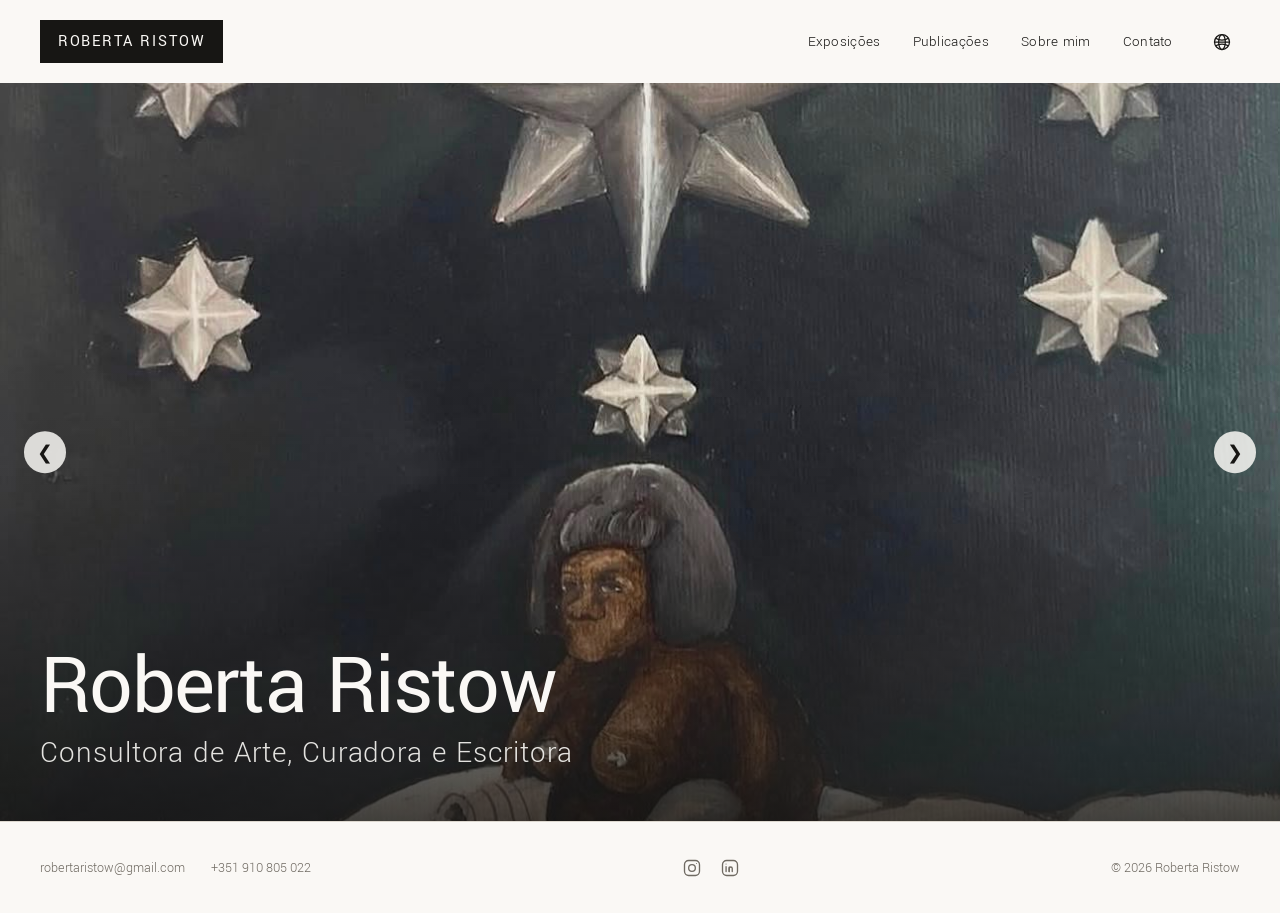
<file: index.html>
<!DOCTYPE html>
<html lang="pt">
<head>
<meta charset="UTF-8">
<meta name="viewport" content="width=device-width, initial-scale=1.0">
<title>Roberta Ristow — Consultora de Arte, Curadora e Escritora</title>
<link rel="stylesheet" href="css/style.css?v=5">
</head>
<body>
  <header class="site-header">
    <a class="logo-box" href="index.html">Roberta Ristow</a>
    <nav class="main-nav">
      <ul>
        <li><a href="exhibitions.html" data-i18n="nav.exhibitions">Exposições</a></li>
        <li><a href="publications.html" data-i18n="nav.publications">Publicações</a></li>
        <li><a href="about.html" data-i18n="nav.about">Sobre mim</a></li>
        <li><a href="contact.html" data-i18n="nav.contact">Contato</a></li>
      </ul>
      <div class="lang-switch">
        <button class="lang-toggle" aria-label="Change language" aria-haspopup="true" aria-expanded="false">
          <svg viewBox="0 0 24 24" fill="none" stroke="currentColor" stroke-width="1.5" stroke-linecap="round" stroke-linejoin="round">
            <circle cx="12" cy="12" r="9"/>
            <ellipse cx="12" cy="12" rx="4" ry="9"/>
            <line x1="3" y1="12" x2="21" y2="12"/>
            <path d="M4.5 7.5c1.9 1.3 4.7 2.1 7.5 2.1s5.6-.8 7.5-2.1"/>
            <path d="M4.5 16.5c1.9-1.3 4.7-2.1 7.5-2.1s5.6.8 7.5 2.1"/>
          </svg>
        </button>
        <ul class="lang-menu" hidden>
          <li><button data-lang="pt">Português</button></li>
          <li><button data-lang="en">English</button></li>
          <li><button data-lang="es">Español</button></li>
          <li><button data-lang="fr">Français</button></li>
        </ul>
      </div>
    </nav>
  </header>

  <main>
    <section class="hero">
      <div class="hero-slide active">
        <img src="images/header-1.jpg" alt="Roberta Ristow">
      </div>
      <div class="hero-slide">
        <img src="images/header-2.jpg" alt="Roberta Ristow">
      </div>
      <div class="hero-slide">
        <img src="images/header-3.jpg" alt="Roberta Ristow">
      </div>
      <div class="hero-overlay"></div>
      <div class="hero-text">
        <h1>Roberta Ristow</h1>
        <h2 data-i18n="home.h2">Consultora de Arte, Curadora e Escritora</h2>
      </div>
      <button class="hero-nav prev" aria-label="Previous slide">&#10094;</button>
      <button class="hero-nav next" aria-label="Next slide">&#10095;</button>
    </section>
  </main>

  <footer class="site-footer">
    <div class="footer-contacts">
      <a href="mailto:robertaristow@gmail.com">robertaristow@gmail.com</a>
      <a href="tel:+351910805022">+351 910 805 022</a>
    </div>
    <div class="footer-social">
      <a href="https://www.instagram.com/robertaristow/" target="_blank" rel="noopener" aria-label="Instagram">
        <svg viewBox="0 0 24 24" fill="none" stroke="currentColor" stroke-width="1.6" stroke-linecap="round" stroke-linejoin="round"><rect x="3" y="3" width="18" height="18" rx="5"/><circle cx="12" cy="12" r="4"/><circle cx="17.3" cy="6.7" r="0.6" fill="currentColor" stroke="none"/></svg>
      </a>
      <a href="https://www.linkedin.com/in/robertaristow/" target="_blank" rel="noopener" aria-label="LinkedIn">
        <svg viewBox="0 0 24 24" fill="none" stroke="currentColor" stroke-width="1.6" stroke-linecap="round" stroke-linejoin="round"><rect x="3" y="3" width="18" height="18" rx="5"/><line x1="7.3" y1="10.5" x2="7.3" y2="16.3"/><circle cx="7.3" cy="7.3" r="0.15" fill="currentColor" stroke="currentColor" stroke-width="1.4"/><path d="M11 16.3v-3.6c0-1.15.75-1.9 1.85-1.9s1.85.75 1.85 1.9v3.6"/><line x1="11" y1="10.9" x2="11" y2="16.3"/></svg>
      </a>
    </div>
    <div data-i18n="footer.copyright">© 2026 Roberta Ristow</div>
  </footer>

  <script src="js/i18n.js"></script>
  <script src="js/carousel.js"></script>
</body>
</html>
</file>
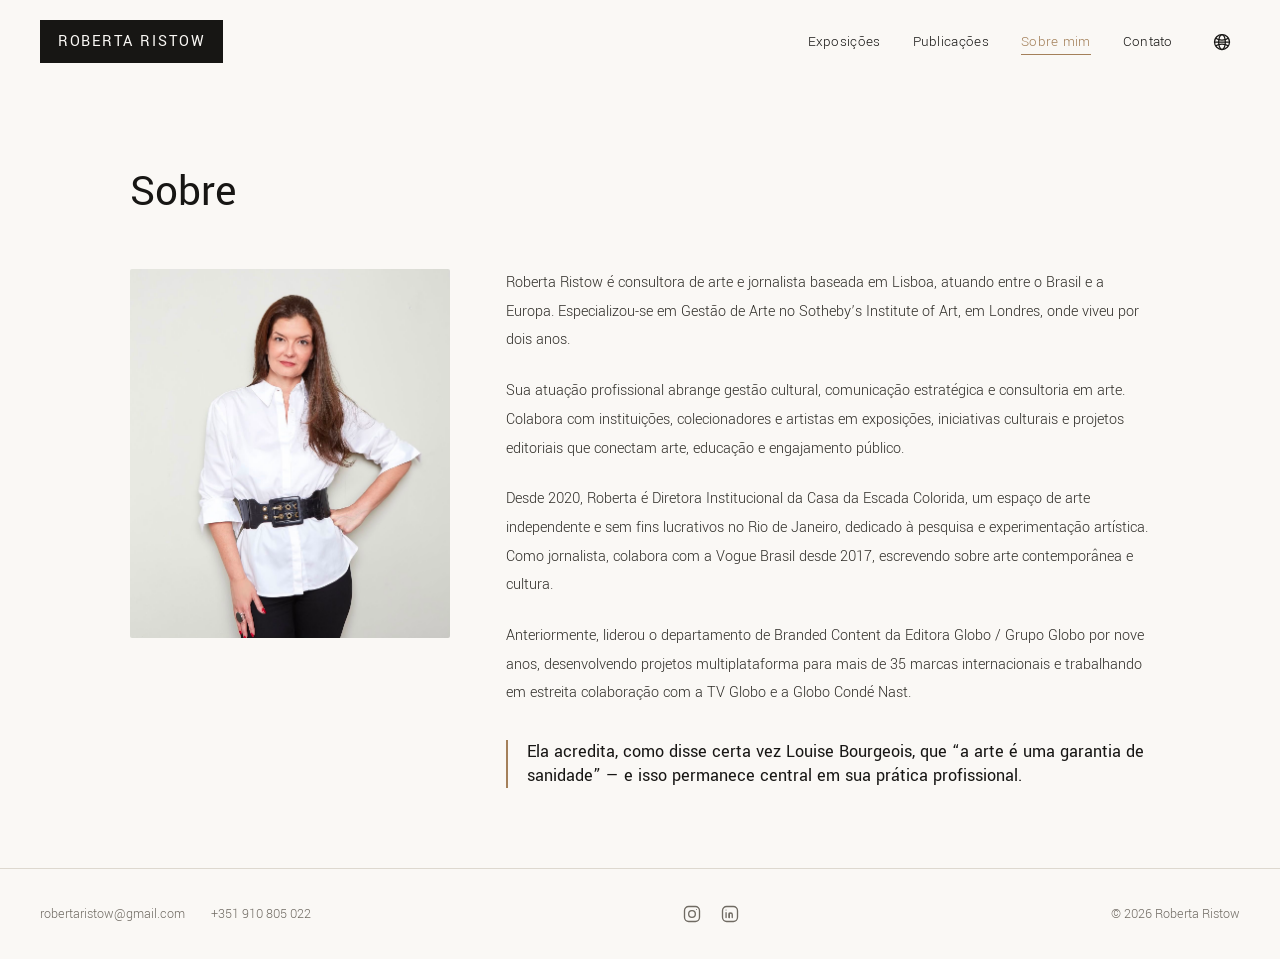
<file: about.html>
<!DOCTYPE html>
<html lang="pt">
<head>
<meta charset="UTF-8">
<meta name="viewport" content="width=device-width, initial-scale=1.0">
<title>Sobre — Roberta Ristow</title>
<link rel="stylesheet" href="css/style.css?v=5">
</head>
<body>
  <header class="site-header">
    <a class="logo-box" href="index.html">Roberta Ristow</a>
    <nav class="main-nav">
      <ul>
        <li><a href="exhibitions.html" data-i18n="nav.exhibitions">Exposições</a></li>
        <li><a href="publications.html" data-i18n="nav.publications">Publicações</a></li>
        <li><a href="about.html" class="active" data-i18n="nav.about">Sobre mim</a></li>
        <li><a href="contact.html" data-i18n="nav.contact">Contato</a></li>
      </ul>
      <div class="lang-switch">
        <button class="lang-toggle" aria-label="Change language" aria-haspopup="true" aria-expanded="false">
          <svg viewBox="0 0 24 24" fill="none" stroke="currentColor" stroke-width="1.5" stroke-linecap="round" stroke-linejoin="round">
            <circle cx="12" cy="12" r="9"/>
            <ellipse cx="12" cy="12" rx="4" ry="9"/>
            <line x1="3" y1="12" x2="21" y2="12"/>
            <path d="M4.5 7.5c1.9 1.3 4.7 2.1 7.5 2.1s5.6-.8 7.5-2.1"/>
            <path d="M4.5 16.5c1.9-1.3 4.7-2.1 7.5-2.1s5.6.8 7.5 2.1"/>
          </svg>
        </button>
        <ul class="lang-menu" hidden>
          <li><button data-lang="pt">Português</button></li>
          <li><button data-lang="en">English</button></li>
          <li><button data-lang="es">Español</button></li>
          <li><button data-lang="fr">Français</button></li>
        </ul>
      </div>
    </nav>
  </header>

  <main>
    <div class="page-header">
      <h1 data-i18n="about.title">Sobre</h1>
    </div>

    <section class="about-section">
      <div class="about-photo">
        <img src="images/about.jpg" alt="Roberta Ristow">
      </div>
      <div class="about-copy">
        <p data-i18n="about.p1">Roberta Ristow é consultora de arte e jornalista baseada em Lisboa, atuando entre o Brasil e a Europa. Especializou-se em Gestão de Arte no Sotheby’s Institute of Art, em Londres, onde viveu por dois anos.</p>
        <p data-i18n="about.p2">Sua atuação profissional abrange gestão cultural, comunicação estratégica e consultoria em arte. Colabora com instituições, colecionadores e artistas em exposições, iniciativas culturais e projetos editoriais que conectam arte, educação e engajamento público.</p>
        <p data-i18n="about.p3">Desde 2020, Roberta é Diretora Institucional da Casa da Escada Colorida, um espaço de arte independente e sem fins lucrativos no Rio de Janeiro, dedicado à pesquisa e experimentação artística. Como jornalista, colabora com a Vogue Brasil desde 2017, escrevendo sobre arte contemporânea e cultura.</p>
        <p data-i18n="about.p4">Anteriormente, liderou o departamento de Branded Content da Editora Globo / Grupo Globo por nove anos, desenvolvendo projetos multiplataforma para mais de 35 marcas internacionais e trabalhando em estreita colaboração com a TV Globo e a Globo Condé Nast.</p>
        <blockquote data-i18n="about.quote">Ela acredita, como disse certa vez Louise Bourgeois, que “a arte é uma garantia de sanidade” — e isso permanece central em sua prática profissional.</blockquote>
      </div>
    </section>
  </main>

  <footer class="site-footer">
    <div class="footer-contacts">
      <a href="mailto:robertaristow@gmail.com">robertaristow@gmail.com</a>
      <a href="tel:+351910805022">+351 910 805 022</a>
    </div>
    <div class="footer-social">
      <a href="https://www.instagram.com/robertaristow/" target="_blank" rel="noopener" aria-label="Instagram">
        <svg viewBox="0 0 24 24" fill="none" stroke="currentColor" stroke-width="1.6" stroke-linecap="round" stroke-linejoin="round"><rect x="3" y="3" width="18" height="18" rx="5"/><circle cx="12" cy="12" r="4"/><circle cx="17.3" cy="6.7" r="0.6" fill="currentColor" stroke="none"/></svg>
      </a>
      <a href="https://www.linkedin.com/in/robertaristow/" target="_blank" rel="noopener" aria-label="LinkedIn">
        <svg viewBox="0 0 24 24" fill="none" stroke="currentColor" stroke-width="1.6" stroke-linecap="round" stroke-linejoin="round"><rect x="3" y="3" width="18" height="18" rx="5"/><line x1="7.3" y1="10.5" x2="7.3" y2="16.3"/><circle cx="7.3" cy="7.3" r="0.15" fill="currentColor" stroke="currentColor" stroke-width="1.4"/><path d="M11 16.3v-3.6c0-1.15.75-1.9 1.85-1.9s1.85.75 1.85 1.9v3.6"/><line x1="11" y1="10.9" x2="11" y2="16.3"/></svg>
      </a>
    </div>
    <div data-i18n="footer.copyright">© 2026 Roberta Ristow</div>
  </footer>

  <script src="js/i18n.js"></script>
</body>
</html>
</file>
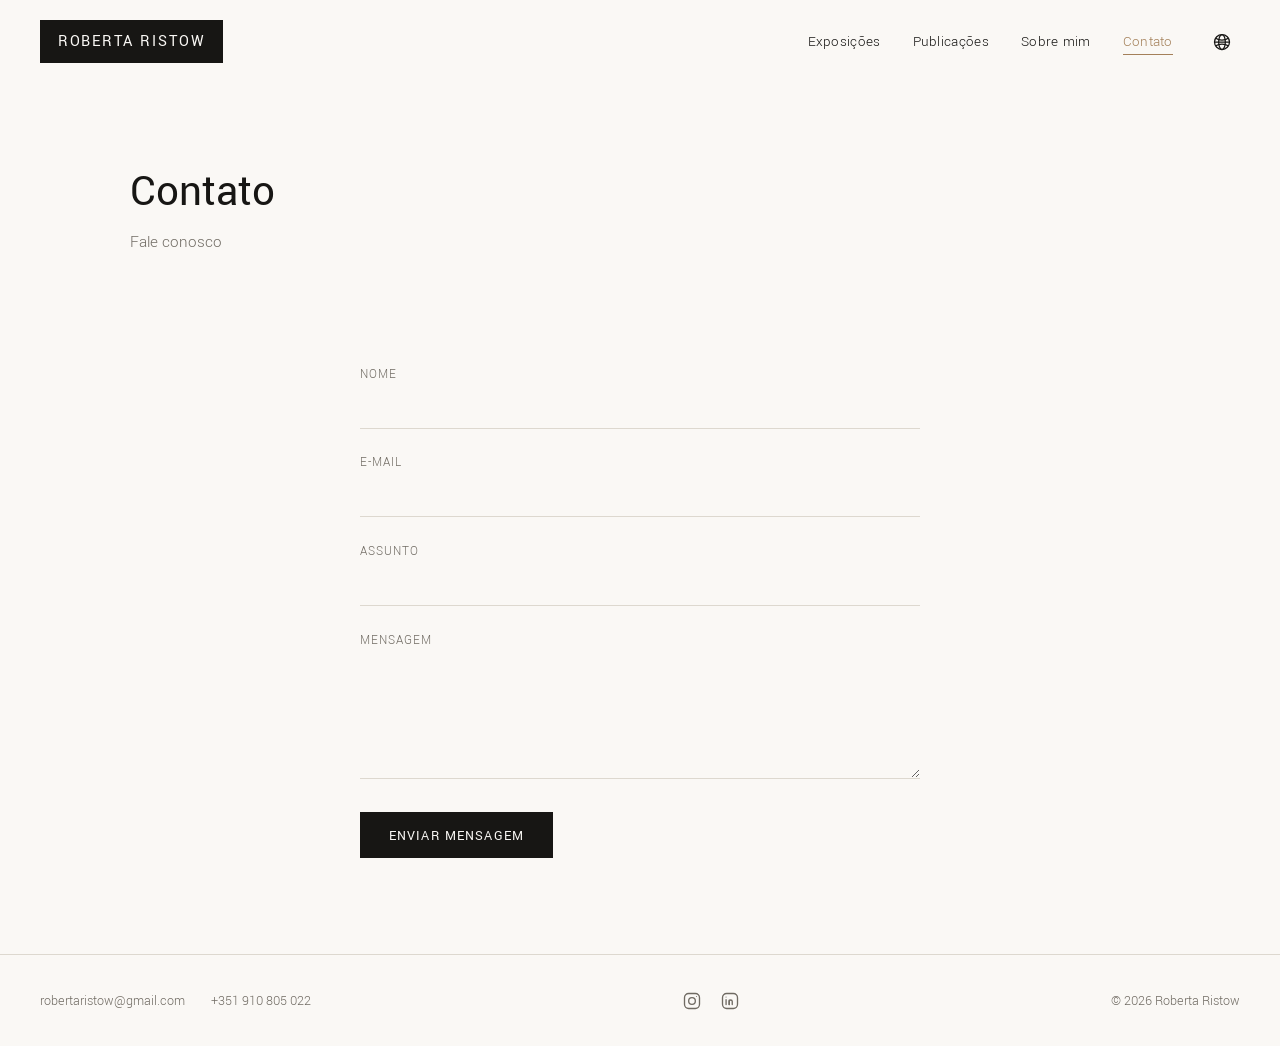
<file: contact.html>
<!DOCTYPE html>
<html lang="pt">
<head>
<meta charset="UTF-8">
<meta name="viewport" content="width=device-width, initial-scale=1.0">
<title>Contato — Roberta Ristow</title>
<link rel="stylesheet" href="css/style.css?v=5">
</head>
<body>
  <header class="site-header">
    <a class="logo-box" href="index.html">Roberta Ristow</a>
    <nav class="main-nav">
      <ul>
        <li><a href="exhibitions.html" data-i18n="nav.exhibitions">Exposições</a></li>
        <li><a href="publications.html" data-i18n="nav.publications">Publicações</a></li>
        <li><a href="about.html" data-i18n="nav.about">Sobre mim</a></li>
        <li><a href="contact.html" class="active" data-i18n="nav.contact">Contato</a></li>
      </ul>
      <div class="lang-switch">
        <button class="lang-toggle" aria-label="Change language" aria-haspopup="true" aria-expanded="false">
          <svg viewBox="0 0 24 24" fill="none" stroke="currentColor" stroke-width="1.5" stroke-linecap="round" stroke-linejoin="round">
            <circle cx="12" cy="12" r="9"/>
            <ellipse cx="12" cy="12" rx="4" ry="9"/>
            <line x1="3" y1="12" x2="21" y2="12"/>
            <path d="M4.5 7.5c1.9 1.3 4.7 2.1 7.5 2.1s5.6-.8 7.5-2.1"/>
            <path d="M4.5 16.5c1.9-1.3 4.7-2.1 7.5-2.1s5.6.8 7.5 2.1"/>
          </svg>
        </button>
        <ul class="lang-menu" hidden>
          <li><button data-lang="pt">Português</button></li>
          <li><button data-lang="en">English</button></li>
          <li><button data-lang="es">Español</button></li>
          <li><button data-lang="fr">Français</button></li>
        </ul>
      </div>
    </nav>
  </header>

  <main>
    <div class="page-header">
      <h1 data-i18n="contact.title">Contato</h1>
      <p data-i18n="contact.subtitle">Fale conosco</p>
    </div>

    <section class="contact-section">
      <p id="form-success" class="form-success" data-i18n="contact.form.success" hidden>Obrigada pela mensagem! Retornarei em breve.</p>

      <form id="contact-form" class="contact-form" action="https://formsubmit.co/robertaristow@gmail.com" method="POST">
        <input type="hidden" name="_subject" value="New message from robertaristow.com">
        <input type="hidden" name="_template" value="table">
        <input type="hidden" name="_next" value="https://gsbarbieri.github.io/robertaristow/contact.html?sent=1">
        <input type="text" name="_honey" style="display:none" tabindex="-1" autocomplete="off">

        <div class="form-field">
          <label for="name" data-i18n="contact.form.name">Nome</label>
          <input type="text" id="name" name="name" required>
        </div>
        <div class="form-field">
          <label for="email" data-i18n="contact.form.email">E-mail</label>
          <input type="email" id="email" name="email" required>
        </div>
        <div class="form-field">
          <label for="subject" data-i18n="contact.form.subject">Assunto</label>
          <input type="text" id="subject" name="subject">
        </div>
        <div class="form-field">
          <label for="message" data-i18n="contact.form.message">Mensagem</label>
          <textarea id="message" name="message" rows="5" required></textarea>
        </div>
        <button type="submit" class="form-submit" data-i18n="contact.form.send">Enviar mensagem</button>
      </form>
    </section>
  </main>

  <footer class="site-footer">
    <div class="footer-contacts">
      <a href="mailto:robertaristow@gmail.com">robertaristow@gmail.com</a>
      <a href="tel:+351910805022">+351 910 805 022</a>
    </div>
    <div class="footer-social">
      <a href="https://www.instagram.com/robertaristow/" target="_blank" rel="noopener" aria-label="Instagram">
        <svg viewBox="0 0 24 24" fill="none" stroke="currentColor" stroke-width="1.6" stroke-linecap="round" stroke-linejoin="round"><rect x="3" y="3" width="18" height="18" rx="5"/><circle cx="12" cy="12" r="4"/><circle cx="17.3" cy="6.7" r="0.6" fill="currentColor" stroke="none"/></svg>
      </a>
      <a href="https://www.linkedin.com/in/robertaristow/" target="_blank" rel="noopener" aria-label="LinkedIn">
        <svg viewBox="0 0 24 24" fill="none" stroke="currentColor" stroke-width="1.6" stroke-linecap="round" stroke-linejoin="round"><rect x="3" y="3" width="18" height="18" rx="5"/><line x1="7.3" y1="10.5" x2="7.3" y2="16.3"/><circle cx="7.3" cy="7.3" r="0.15" fill="currentColor" stroke="currentColor" stroke-width="1.4"/><path d="M11 16.3v-3.6c0-1.15.75-1.9 1.85-1.9s1.85.75 1.85 1.9v3.6"/><line x1="11" y1="10.9" x2="11" y2="16.3"/></svg>
      </a>
    </div>
    <div data-i18n="footer.copyright">© 2026 Roberta Ristow</div>
  </footer>

  <script src="js/i18n.js"></script>
</body>
</html>
</file>
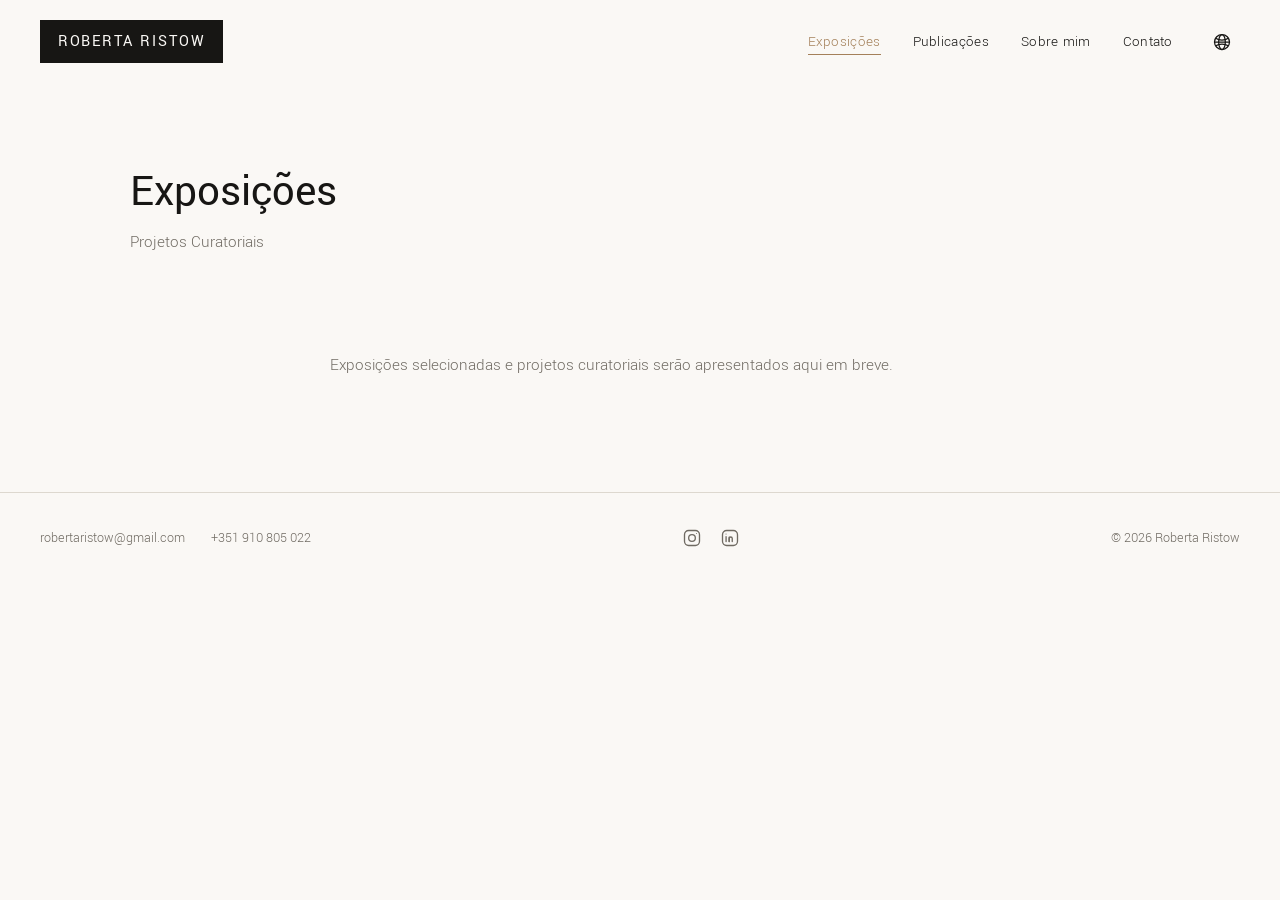
<file: exhibitions.html>
<!DOCTYPE html>
<html lang="pt">
<head>
<meta charset="UTF-8">
<meta name="viewport" content="width=device-width, initial-scale=1.0">
<title>Exposições — Roberta Ristow</title>
<link rel="stylesheet" href="css/style.css?v=5">
</head>
<body>
  <header class="site-header">
    <a class="logo-box" href="index.html">Roberta Ristow</a>
    <nav class="main-nav">
      <ul>
        <li><a href="exhibitions.html" class="active" data-i18n="nav.exhibitions">Exposições</a></li>
        <li><a href="publications.html" data-i18n="nav.publications">Publicações</a></li>
        <li><a href="about.html" data-i18n="nav.about">Sobre mim</a></li>
        <li><a href="contact.html" data-i18n="nav.contact">Contato</a></li>
      </ul>
      <div class="lang-switch">
        <button class="lang-toggle" aria-label="Change language" aria-haspopup="true" aria-expanded="false">
          <svg viewBox="0 0 24 24" fill="none" stroke="currentColor" stroke-width="1.5" stroke-linecap="round" stroke-linejoin="round">
            <circle cx="12" cy="12" r="9"/>
            <ellipse cx="12" cy="12" rx="4" ry="9"/>
            <line x1="3" y1="12" x2="21" y2="12"/>
            <path d="M4.5 7.5c1.9 1.3 4.7 2.1 7.5 2.1s5.6-.8 7.5-2.1"/>
            <path d="M4.5 16.5c1.9-1.3 4.7-2.1 7.5-2.1s5.6.8 7.5 2.1"/>
          </svg>
        </button>
        <ul class="lang-menu" hidden>
          <li><button data-lang="pt">Português</button></li>
          <li><button data-lang="en">English</button></li>
          <li><button data-lang="es">Español</button></li>
          <li><button data-lang="fr">Français</button></li>
        </ul>
      </div>
    </nav>
  </header>

  <main>
    <div class="page-header">
      <h1 data-i18n="exhibitions.title">Exposições</h1>
      <p data-i18n="exhibitions.subtitle">Projetos Curatoriais</p>
    </div>
    <section class="placeholder-section">
      <p data-i18n="exhibitions.body">Exposições selecionadas e projetos curatoriais serão apresentados aqui em breve.</p>
    </section>
  </main>

  <footer class="site-footer">
    <div class="footer-contacts">
      <a href="mailto:robertaristow@gmail.com">robertaristow@gmail.com</a>
      <a href="tel:+351910805022">+351 910 805 022</a>
    </div>
    <div class="footer-social">
      <a href="https://www.instagram.com/robertaristow/" target="_blank" rel="noopener" aria-label="Instagram">
        <svg viewBox="0 0 24 24" fill="none" stroke="currentColor" stroke-width="1.6" stroke-linecap="round" stroke-linejoin="round"><rect x="3" y="3" width="18" height="18" rx="5"/><circle cx="12" cy="12" r="4"/><circle cx="17.3" cy="6.7" r="0.6" fill="currentColor" stroke="none"/></svg>
      </a>
      <a href="https://www.linkedin.com/in/robertaristow/" target="_blank" rel="noopener" aria-label="LinkedIn">
        <svg viewBox="0 0 24 24" fill="none" stroke="currentColor" stroke-width="1.6" stroke-linecap="round" stroke-linejoin="round"><rect x="3" y="3" width="18" height="18" rx="5"/><line x1="7.3" y1="10.5" x2="7.3" y2="16.3"/><circle cx="7.3" cy="7.3" r="0.15" fill="currentColor" stroke="currentColor" stroke-width="1.4"/><path d="M11 16.3v-3.6c0-1.15.75-1.9 1.85-1.9s1.85.75 1.85 1.9v3.6"/><line x1="11" y1="10.9" x2="11" y2="16.3"/></svg>
      </a>
    </div>
    <div data-i18n="footer.copyright">© 2026 Roberta Ristow</div>
  </footer>

  <script src="js/i18n.js"></script>
</body>
</html>
</file>
<file: css/style.css>
@import url('https://fonts.googleapis.com/css2?family=Yantramanav:wght@300;400;500;700&display=swap');

:root {
  --ink: #171614;
  --paper: #faf8f5;
  --paper-dim: #f0ede7;
  --muted: #6f6a62;
  --line: #ddd8cf;
  --accent: #a4805a;
}

* {
  box-sizing: border-box;
}

html {
  scroll-behavior: smooth;
}

body {
  margin: 0;
  font-family: 'Yantramanav', sans-serif;
  background: var(--paper);
  color: var(--ink);
  font-weight: 300;
  -webkit-font-smoothing: antialiased;
}

h1, h2, h3 {
  font-family: 'Yantramanav', sans-serif;
  font-weight: 400;
  margin: 0;
}

a {
  color: inherit;
  text-decoration: none;
}

img {
  max-width: 100%;
  display: block;
}

/* Header */
.site-header {
  display: flex;
  align-items: center;
  justify-content: space-between;
  padding: 1.25rem 2.5rem;
  background: var(--paper);
  position: relative;
  z-index: 20;
  flex-wrap: wrap;
  gap: 1rem;
}

.logo-box {
  background: var(--ink);
  color: var(--paper);
  padding: 0.7rem 1.1rem;
  font-family: 'Yantramanav', sans-serif;
  font-weight: 400;
  font-size: 1rem;
  letter-spacing: 0.12em;
  text-transform: uppercase;
}

.main-nav {
  display: flex;
  align-items: center;
  gap: 2rem;
  flex-wrap: wrap;
}

.main-nav ul {
  list-style: none;
  display: flex;
  gap: 2rem;
  margin: 0;
  padding: 0;
}

.main-nav a {
  font-size: 0.95rem;
  letter-spacing: 0.02em;
  color: var(--ink);
  padding-bottom: 0.2rem;
  border-bottom: 1px solid transparent;
  transition: border-color 0.2s ease, color 0.2s ease;
}

.main-nav a:hover,
.main-nav a.active {
  border-color: var(--accent);
  color: var(--accent);
}

.lang-switch {
  position: relative;
}

.lang-toggle {
  display: flex;
  align-items: center;
  justify-content: center;
  width: 2.2rem;
  height: 2.2rem;
  padding: 0;
  background: none;
  border: 1px solid transparent;
  border-radius: 50%;
  color: var(--ink);
  cursor: pointer;
  transition: border-color 0.2s ease, color 0.2s ease;
}

.lang-toggle svg {
  width: 20px;
  height: 20px;
}

.lang-toggle:hover,
.lang-toggle[aria-expanded="true"] {
  border-color: var(--line);
  color: var(--accent);
}

.main-nav ul.lang-menu {
  display: block;
  position: absolute;
  top: calc(100% + 0.6rem);
  right: 0;
  min-width: 140px;
  margin: 0;
  padding: 0.4rem 0;
  list-style: none;
  background: var(--paper);
  border: 1px solid var(--line);
  box-shadow: 0 8px 24px rgba(23, 22, 20, 0.08);
  z-index: 30;
}

.lang-menu li {
  display: block;
}

.main-nav ul.lang-menu[hidden] {
  display: none;
}

.lang-menu button {
  display: block;
  width: 100%;
  text-align: left;
  padding: 0.5rem 1rem;
  background: none;
  border: none;
  font: inherit;
  font-size: 0.9rem;
  color: var(--ink);
  cursor: pointer;
}

.lang-menu button:hover {
  background: var(--paper-dim);
}

.lang-menu button.active {
  color: var(--accent);
  font-weight: 500;
}

/* Hero carousel */
.hero {
  position: relative;
  height: 82vh;
  min-height: 420px;
  overflow: hidden;
  background: var(--ink);
}

.hero-slide {
  position: absolute;
  inset: 0;
  opacity: 0;
  transition: opacity 1.1s ease;
}

.hero-slide.active {
  opacity: 1;
}

.hero-slide img {
  width: 100%;
  height: 100%;
  object-fit: cover;
}

.hero-overlay {
  position: absolute;
  inset: 0;
  background: linear-gradient(to top, rgba(10, 9, 8, 0.75) 0%, rgba(10, 9, 8, 0.05) 45%, rgba(10, 9, 8, 0) 65%);
}

.hero-text {
  position: absolute;
  left: 2.5rem;
  bottom: 3rem;
  color: var(--paper);
  z-index: 5;
}

.hero-text h1 {
  font-size: clamp(3.3rem, 7.5vw, 5.4rem);
  font-weight: 400;
  letter-spacing: -0.02em;
  line-height: 1;
}

.hero-text h2 {
  margin-top: 0.2rem;
  font-family: 'Yantramanav', sans-serif;
  font-weight: 300;
  font-size: clamp(1.5rem, 3vw, 1.95rem);
  letter-spacing: 0.03em;
  color: rgba(250, 248, 245, 0.9);
}

.hero-nav {
  position: absolute;
  top: 50%;
  transform: translateY(-50%);
  z-index: 10;
  background: rgba(250, 248, 245, 0.85);
  border: none;
  width: 2.6rem;
  height: 2.6rem;
  border-radius: 50%;
  font-size: 1.2rem;
  cursor: pointer;
  color: var(--ink);
}

.hero-nav.prev { left: 1.5rem; }
.hero-nav.next { right: 1.5rem; }
.hero-nav:hover { background: var(--paper); }

/* Page header (non-home pages) */
.page-header {
  padding: 5rem 2.5rem 2rem;
  max-width: 1100px;
  margin: 0 auto;
}

.page-header h1 {
  font-size: clamp(2rem, 4vw, 2.8rem);
}

.page-header p {
  color: var(--muted);
  margin-top: 0.6rem;
  font-size: 1.05rem;
}

main {
  min-height: 40vh;
}

/* About page */
.about-section {
  max-width: 1100px;
  margin: 0 auto;
  padding: 1rem 2.5rem 5rem;
  display: grid;
  grid-template-columns: minmax(0, 320px) 1fr;
  gap: 3.5rem;
  align-items: start;
}

.about-photo img {
  width: 100%;
  border-radius: 2px;
}

.about-copy p {
  line-height: 1.75;
  color: #2b2924;
  margin: 0 0 1.4rem;
  font-size: 1.02rem;
}

.about-copy blockquote {
  margin: 2rem 0 0;
  padding-left: 1.2rem;
  border-left: 2px solid var(--accent);
  font-family: 'Yantramanav', sans-serif;
  font-weight: 400;
  font-size: 1.15rem;
  color: var(--ink);
}

@media (max-width: 720px) {
  .about-section {
    grid-template-columns: 1fr;
  }
}

/* Publications */
.pub-grid {
  max-width: 1200px;
  margin: 0 auto;
  padding: 1rem 2.5rem 5rem;
  display: grid;
  grid-template-columns: repeat(auto-fill, minmax(260px, 1fr));
  gap: 2.5rem;
}

.pub-card {
  display: block;
}

.pub-thumb {
  aspect-ratio: 4 / 3;
  overflow: hidden;
  background: var(--paper-dim);
}

.pub-thumb img {
  width: 100%;
  height: 100%;
  object-fit: cover;
  transition: transform 0.4s ease;
}

.pub-card:hover .pub-thumb img {
  transform: scale(1.04);
}

.pub-meta {
  padding-top: 0.9rem;
}

.pub-source {
  font-size: 0.75rem;
  letter-spacing: 0.08em;
  text-transform: uppercase;
  color: var(--accent);
}

.pub-title {
  font-family: 'Yantramanav', sans-serif;
  font-weight: 400;
  font-size: 1.15rem;
  margin-top: 0.35rem;
  line-height: 1.35;
}

.pub-desc {
  color: var(--muted);
  font-size: 0.92rem;
  margin-top: 0.5rem;
  line-height: 1.5;
}

.pub-link {
  display: inline-block;
  margin-top: 0.7rem;
  font-size: 0.88rem;
  color: var(--accent);
  border-bottom: 1px solid transparent;
}

.pub-card:hover .pub-link {
  border-color: var(--accent);
}

/* Exhibitions placeholder */
.placeholder-section {
  max-width: 700px;
  margin: 0 auto;
  padding: 2rem 2.5rem 6rem;
  color: var(--muted);
  font-size: 1.05rem;
  line-height: 1.7;
}

/* Contact */
.contact-section {
  max-width: 640px;
  margin: 0 auto;
  padding: 1rem 2.5rem 6rem;
}

.contact-list {
  list-style: none;
  padding: 0;
  margin: 2rem 0 0;
  display: flex;
  flex-direction: column;
  gap: 1.4rem;
}

.contact-list li {
  display: flex;
  align-items: baseline;
  gap: 0.9rem;
  font-size: 1.15rem;
  border-bottom: 1px solid var(--line);
  padding-bottom: 1.2rem;
}

.contact-label {
  width: 6.5rem;
  flex-shrink: 0;
  font-size: 0.8rem;
  letter-spacing: 0.08em;
  text-transform: uppercase;
  color: var(--muted);
}

.contact-list a:hover {
  color: var(--accent);
}

.contact-form {
  margin-top: 3rem;
  display: flex;
  flex-direction: column;
  gap: 1.6rem;
}

.contact-form[hidden] {
  display: none;
}

.form-field {
  display: flex;
  flex-direction: column;
  gap: 0.5rem;
}

.form-field label {
  font-size: 0.8rem;
  letter-spacing: 0.08em;
  text-transform: uppercase;
  color: var(--muted);
}

.form-field input,
.form-field textarea {
  font-family: 'Yantramanav', sans-serif;
  font-size: 1rem;
  color: var(--ink);
  background: none;
  border: none;
  border-bottom: 1px solid var(--line);
  padding: 0.5rem 0;
  resize: vertical;
}

.form-field input:focus,
.form-field textarea:focus {
  outline: none;
  border-color: var(--accent);
}

.form-submit {
  align-self: flex-start;
  margin-top: 0.5rem;
  background: var(--ink);
  color: var(--paper);
  border: none;
  padding: 0.85rem 1.8rem;
  font-family: 'Yantramanav', sans-serif;
  font-size: 0.9rem;
  letter-spacing: 0.08em;
  text-transform: uppercase;
  cursor: pointer;
  transition: background 0.2s ease;
}

.form-submit:hover {
  background: var(--accent);
}

.form-success {
  margin-top: 2rem;
  padding: 1rem 1.2rem;
  border: 1px solid var(--accent);
  color: var(--ink);
  font-size: 0.98rem;
}

.form-success[hidden] {
  display: none;
}

/* Footer */
.site-footer {
  border-top: 1px solid var(--line);
  padding: 2.2rem 2.5rem;
  display: flex;
  align-items: center;
  justify-content: space-between;
  flex-wrap: wrap;
  gap: 1rem;
  font-size: 0.88rem;
  color: var(--muted);
}

.footer-contacts {
  display: flex;
  gap: 1.6rem;
  flex-wrap: wrap;
}

.footer-contacts a:hover {
  color: var(--accent);
}

.footer-social {
  display: flex;
  gap: 1.1rem;
  align-items: center;
}

.footer-social a {
  color: var(--muted);
  display: inline-flex;
  align-items: center;
}

.footer-social a:hover {
  color: var(--accent);
}

.footer-social svg {
  width: 20px;
  height: 20px;
  display: block;
}

@media (max-width: 640px) {
  .site-header {
    padding: 1.1rem 1.2rem;
  }
  .main-nav ul {
    gap: 1.1rem;
  }
  .page-header,
  .about-section,
  .pub-grid,
  .placeholder-section,
  .contact-section {
    padding-left: 1.2rem;
    padding-right: 1.2rem;
  }
  .site-footer {
    padding: 1.6rem 1.2rem;
  }
}
</file>
